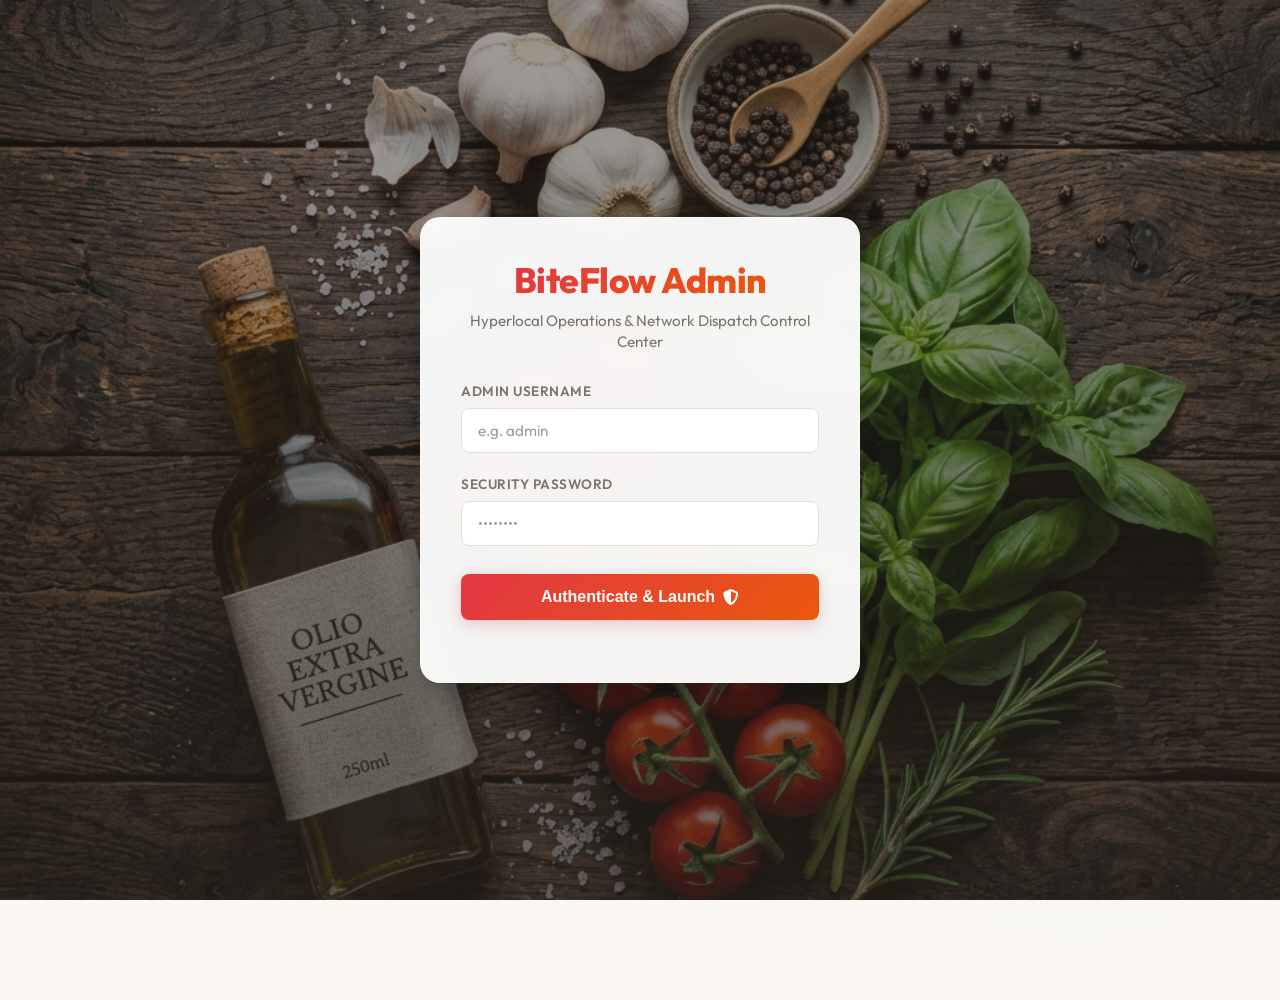
<file: static/admin/login.html>
<!-- C:\Users\kumku\.gemini\antigravity\scratch\geospatial_routing_system\static\admin\login.html -->
<!DOCTYPE html>
<html lang="en">
<head>
    <meta charset="UTF-8">
    <meta name="viewport" content="width=device-width, initial-scale=1.0">
    <title>Partner Login | BiteFlow Admin</title>
    <!-- Custom CSS Styles -->
    <link rel="stylesheet" href="/static/admin/style.css?v=5">
    <!-- FontAwesome Icons -->
    <link rel="stylesheet" href="https://cdnjs.cloudflare.com/ajax/libs/font-awesome/6.4.0/css/all.min.css">
</head>
<body>
    <div class="login-container">
        <div class="login-card glass-panel">
            <div class="brand-header">
                <span class="brand-logo">BiteFlow Admin</span>
                <p class="brand-subtitle">Hyperlocal Operations & Network Dispatch Control Center</p>
            </div>

            <!-- Alert Notification Banner -->
            <div id="alert-box" style="display: none; padding: 12px; margin-bottom: 20px; border: 1px solid transparent; background: rgba(0,0,0,0.3); text-align: center;">
                <p id="alert-message" style="font-size: 0.88rem; font-weight: 500;"></p>
            </div>

            <form id="admin-login-form" onsubmit="handleLogin(event)">
                <div class="form-group">
                    <label class="form-label" for="admin-username">Admin Username</label>
                    <input type="text" id="admin-username" class="form-input" placeholder="e.g. admin" required />
                </div>
                <div class="form-group">
                    <label class="form-label" for="admin-password">Security Password</label>
                    <input type="password" id="admin-password" class="form-input" placeholder="••••••••" required />
                </div>

                <div class="form-group" style="margin-top: 28px;">
                    <button type="submit" class="btn-primary" id="btn-login-submit">
                        <span>Authenticate & Launch</span>
                        <i class="fa-solid fa-shield-halved"></i>
                    </button>
                </div>
            </form>
        </div>
    </div>

    <script>
        function handleLogin(e) {
            e.preventDefault();
            const alertBox = document.getElementById('alert-box');
            const alertMsg = document.getElementById('alert-message');
            const btn = document.getElementById('btn-login-submit');

            const username = document.getElementById('admin-username').value.trim();
            const password = document.getElementById('admin-password').value.trim();

            btn.disabled = true;
            btn.style.opacity = '0.7';
            btn.querySelector('span').textContent = 'Authenticating...';

            // Predefined static credentials for dashboard access
            if (username === 'admin' && password === 'admin_secret') {
                localStorage.setItem('admin_session', 'active');
                
                alertBox.style.display = 'block';
                alertBox.style.borderColor = 'rgba(16, 185, 129, 0.3)';
                alertBox.style.background = 'rgba(16, 185, 129, 0.1)';
                alertMsg.style.color = 'var(--secondary)';
                alertMsg.textContent = 'Authorization granted! Launching cockpit...';

                setTimeout(() => {
                    window.location.href = '/admin/dashboard';
                }, 1000);
            } else {
                alertBox.style.display = 'block';
                alertBox.style.borderColor = 'rgba(239, 68, 68, 0.3)';
                alertBox.style.background = 'rgba(239, 68, 68, 0.1)';
                alertMsg.style.color = 'var(--danger)';
                alertMsg.textContent = 'Access Denied: Invalid administrator credentials.';
                
                btn.disabled = false;
                btn.style.opacity = '1';
                btn.querySelector('span').textContent = 'Authenticate & Launch';
            }
        }
    </script>
</body>
</html>
</file>
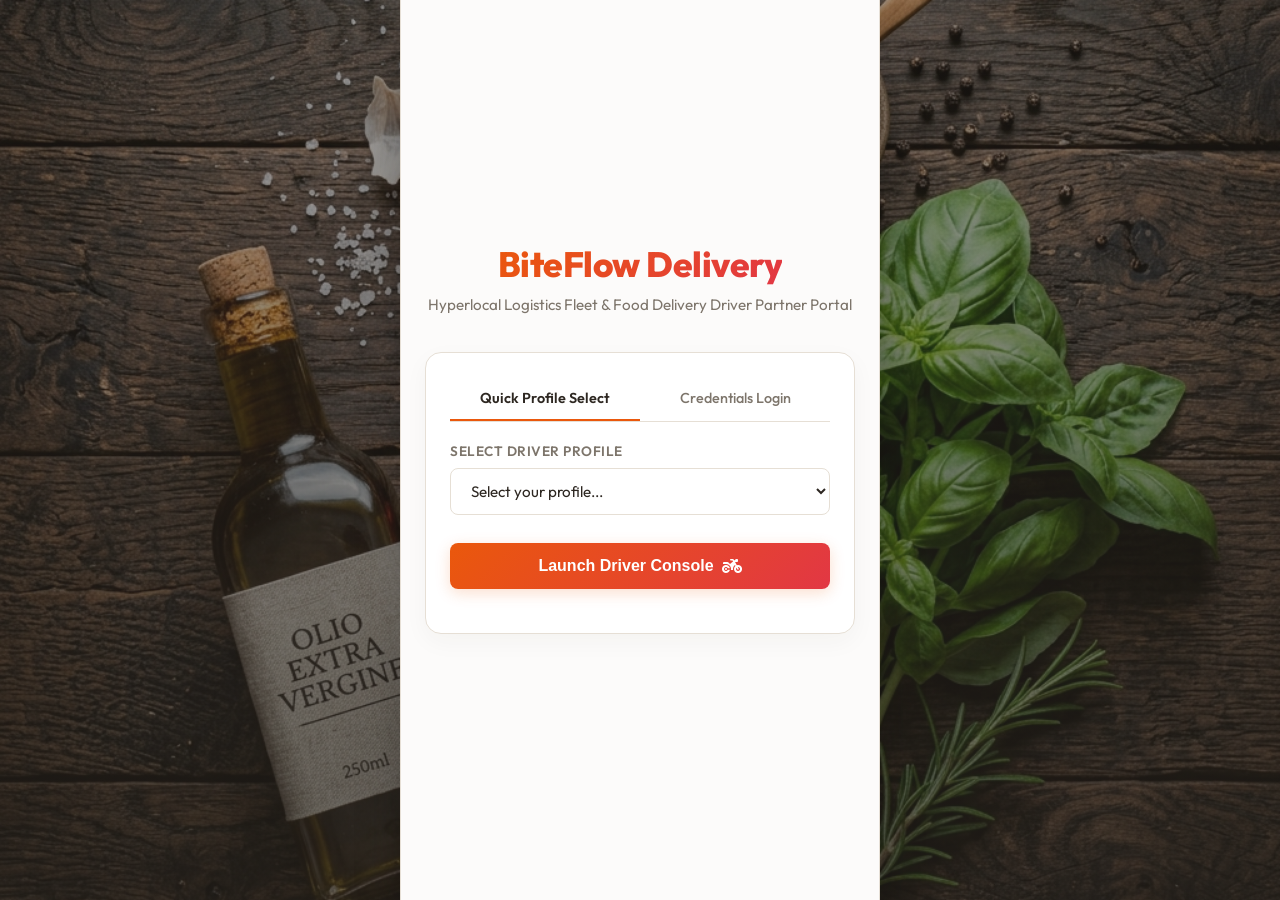
<file: static/driver/login.html>
<!-- C:\Users\kumku\.gemini\antigravity\scratch\geospatial_routing_system\static\driver\login.html -->
<!DOCTYPE html>
<html lang="en">
<head>
    <meta charset="UTF-8">
    <meta name="viewport" content="width=device-width, initial-scale=1.0">
    <title>Partner Login | BiteFlow Delivery</title>
    <!-- Custom CSS Styles -->
    <link rel="stylesheet" href="/static/driver/style.css?v=5">
    <!-- FontAwesome Icons -->
    <link rel="stylesheet" href="https://cdnjs.cloudflare.com/ajax/libs/font-awesome/6.4.0/css/all.min.css">
</head>
<body>
    <div class="driver-app-container">
        <div class="login-screen">
            <div class="brand-header">
                <span class="brand-logo">BiteFlow Delivery</span>
                <p class="brand-subtitle">Hyperlocal Logistics Fleet & Food Delivery Driver Partner Portal</p>
            </div>

            <div class="glass-panel" style="width: 100%; padding: 24px; border-radius: 16px;">
                
                <!-- Tab Header -->
                <div style="display: flex; border-bottom: 1px solid var(--border-color); margin-bottom: 20px;">
                    <button type="button" class="tab-btn-mode active" onclick="switchMode('quick')" style="flex: 1; padding: 12px; background: transparent; border: none; border-bottom: 2px solid var(--primary); color: var(--text-main); font-family: inherit; font-size: 0.9rem; font-weight: 600; cursor: pointer; transition: all 0.3s ease;">
                        Quick Profile Select
                    </button>
                    <button type="button" class="tab-btn-mode" onclick="switchMode('credentials')" style="flex: 1; padding: 12px; background: transparent; border: none; border-bottom: 2px solid transparent; color: var(--text-muted); font-family: inherit; font-size: 0.9rem; font-weight: 500; cursor: pointer; transition: all 0.3s ease;">
                        Credentials Login
                    </button>
                </div>

                <!-- Error/Success Alert Box -->
                <div id="alert-box" style="display: none; padding: 12px; margin-bottom: 20px; border: 1px solid transparent; background: rgba(0,0,0,0.3); text-align: center;">
                    <p id="alert-message" style="font-size: 0.88rem; font-weight: 500;"></p>
                </div>

                <form id="driver-login-form" onsubmit="handleLogin(event)">
                    
                    <!-- Quick Select Section -->
                    <div id="quick-select-section">
                        <div class="form-group">
                            <label class="form-label" for="driver-profile-select">Select Driver Profile</label>
                            <select id="driver-profile-select" class="form-select" onchange="onDriverSelect(this)">
                                <option value="" disabled selected>Select your profile...</option>
                                <option value="RIDER-ALPHA" data-phone="+919876543210">Arjun Singh (RIDER-ALPHA - Motorbike)</option>
                                <option value="RIDER-BETA" data-phone="+919876543211">Priya Sharma (RIDER-BETA - Scooter)</option>
                                <option value="RIDER-GAMMA" data-phone="+919876543212">Amit Verma (RIDER-GAMMA - Bicycle)</option>
                                <option value="RIDER-DELTA" data-phone="+919876543213">Rajesh Kumar (RIDER-DELTA - Motorbike)</option>
                                <option value="RIDER-EPSILON" data-phone="+919876543214">Vikram Malhotra (RIDER-EPSILON - Motorbike)</option>
                            </select>
                        </div>
                    </div>

                    <!-- Credentials Section -->
                    <div id="credentials-section" style="display: none;">
                        <div class="form-group">
                            <label class="form-label" for="driver-id-input">Driver ID</label>
                            <input type="text" id="driver-id-input" class="form-input" placeholder="e.g. RIDER-ALPHA" />
                        </div>
                        <div class="form-group">
                            <label class="form-label" for="driver-phone-input">Phone Number</label>
                            <input type="text" id="driver-phone-input" class="form-input" placeholder="e.g. +91 98765 43210" />
                        </div>
                    </div>

                    <div class="form-group" style="margin-top: 28px;">
                        <button type="submit" class="btn-primary" id="btn-login-submit">
                            <span>Launch Driver Console</span>
                            <i class="fa-solid fa-motorcycle"></i>
                        </button>
                    </div>
                </form>
            </div>
        </div>
    </div>

    <script>
        let loginMode = 'quick';

        // Toggle Login Mode
        function switchMode(mode) {
            loginMode = mode;
            const tabBtns = document.querySelectorAll('.tab-btn-mode');
            const quickSelectSec = document.getElementById('quick-select-section');
            const credentialsSec = document.getElementById('credentials-section');
            const profileSelect = document.getElementById('driver-profile-select');
            const driverIdInput = document.getElementById('driver-id-input');
            const driverPhoneInput = document.getElementById('driver-phone-input');

            if (mode === 'quick') {
                tabBtns[0].classList.add('active');
                tabBtns[0].style.borderBottomColor = 'var(--primary)';
                tabBtns[0].style.color = 'var(--text-main)';
                tabBtns[1].classList.remove('active');
                tabBtns[1].style.borderBottomColor = 'transparent';
                tabBtns[1].style.color = 'var(--text-muted)';
                
                quickSelectSec.style.display = 'block';
                credentialsSec.style.display = 'none';
                
                profileSelect.required = true;
                driverIdInput.required = false;
                driverPhoneInput.required = false;
            } else {
                tabBtns[1].classList.add('active');
                tabBtns[1].style.borderBottomColor = 'var(--primary)';
                tabBtns[1].style.color = 'var(--text-main)';
                tabBtns[0].classList.remove('active');
                tabBtns[0].style.borderBottomColor = 'transparent';
                tabBtns[0].style.color = 'var(--text-muted)';
                
                quickSelectSec.style.display = 'none';
                credentialsSec.style.display = 'block';
                
                profileSelect.required = false;
                driverIdInput.required = true;
                driverPhoneInput.required = true;
            }
        }

        function onDriverSelect(select) {
            // Can be used for custom logic when profile is selected
        }

        // Handle Login Submission
        async function handleLogin(e) {
            e.preventDefault();
            const alertBox = document.getElementById('alert-box');
            const alertMsg = document.getElementById('alert-message');
            const btn = document.getElementById('btn-login-submit');

            let driverId = '';
            let phoneNumber = '';

            if (loginMode === 'quick') {
                const select = document.getElementById('driver-profile-select');
                if (!select.value) {
                    showAlert('Please select a driver profile.', 'error');
                    return;
                }
                driverId = select.value;
                const selectedOpt = select.options[select.selectedIndex];
                phoneNumber = selectedOpt.getAttribute('data-phone');
            } else {
                driverId = document.getElementById('driver-id-input').value.trim();
                phoneNumber = document.getElementById('driver-phone-input').value.trim();
            }

            // Disable button during call
            btn.disabled = true;
            btn.style.opacity = '0.7';
            btn.querySelector('span').textContent = 'Connecting Fleet...';

            try {
                const response = await fetch('/api/driver/login', {
                    method: 'POST',
                    headers: { 'Content-Type': 'application/json' },
                    body: JSON.stringify({ driver_id: driverId, phone_number: phoneNumber })
                });

                const result = await response.json();
                if (!response.ok) {
                    throw new Error(result.detail || 'Login authentication failed');
                }

                // Save session details
                localStorage.setItem('driver_id', result.driver_id);
                localStorage.setItem('driver_name', result.full_name);
                localStorage.setItem('driver_vehicle', result.vehicle_type);
                localStorage.setItem('driver_rating', result.rating_avg);
                localStorage.setItem('driver_is_available', result.is_available ? 'true' : 'false');

                showAlert('Access Authorized! Synchronizing telemetry...', 'success');

                setTimeout(() => {
                    window.location.href = '/driver/dashboard';
                }, 1000);

            } catch (err) {
                console.error(err);
                showAlert(err.message || 'Incorrect Driver ID or Phone Number.', 'error');
                btn.disabled = false;
                btn.style.opacity = '1';
                btn.querySelector('span').textContent = 'Launch Driver Console';
            }
        }

        function showAlert(msg, type) {
            const alertBox = document.getElementById('alert-box');
            const alertMsg = document.getElementById('alert-message');

            alertBox.style.display = 'block';
            if (type === 'success') {
                alertBox.style.borderColor = 'rgba(16, 185, 129, 0.3)';
                alertBox.style.background = 'rgba(16, 185, 129, 0.1)';
                alertMsg.style.color = 'var(--primary)';
            } else {
                alertBox.style.borderColor = 'rgba(239, 68, 68, 0.3)';
                alertBox.style.background = 'rgba(239, 68, 68, 0.1)';
                alertMsg.style.color = 'var(--danger)';
            }
            alertMsg.textContent = msg;
        }

        // Initialize default requirement on DOM load
        window.addEventListener('DOMContentLoaded', () => {
            switchMode('quick');
        });
    </script>
</body>
</html>
</file>
<file: static/admin/style.css>
/* C:\Users\kumku\.gemini\antigravity\scratch\geospatial_routing_system\static\admin\style.css */
@import url('https://fonts.googleapis.com/css2?family=Outfit:wght@300;400;500;600;700;800&display=swap');

:root {
    --bg-dark: #FAF7F2; /* Soft warm ivory background */
    --card-bg: #FFFFFF; /* Pure clean white for panels */
    --border-color: #E6DFD5; /* Sandstone sandstone border */
    --primary: #E23744; /* Tomato Crimson Red (Brand brand color) */
    --primary-glow: rgba(226, 55, 68, 0.08);
    --secondary: #16A34A; /* Fresh Basil Herb Green (Active/Healthy statuses) */
    --secondary-glow: rgba(22, 163, 74, 0.08);
    --accent-blue: #0284C7; /* Sky Blue (Dark Store operations) */
    --accent-purple: #EA580C; /* Burnt Orange (Riders fleet) */
    --text-main: #2D2721; /* Espresso charcoal for high-contrast typography */
    --text-muted: #7D756B; /* Muted sandstone gray */
    --danger: #DC2626;
    --danger-glow: rgba(220, 38, 38, 0.08);
    --dark-deep: #F4F1EA;
}

* {
    margin: 0;
    padding: 0;
    box-sizing: border-box;
}

body {
    font-family: 'Outfit', sans-serif;
    background-color: var(--bg-dark);
    color: var(--text-main);
    min-height: 100vh;
    overflow-x: hidden;
    position: relative;
}

/* Background Ambient Glows - Foodie Theme */
body::before {
    content: "";
    position: absolute;
    width: 800px;
    height: 800px;
    top: -300px;
    left: -200px;
    background: radial-gradient(circle, rgba(226, 55, 68, 0.04) 0%, rgba(0,0,0,0) 70%);
    z-index: -1;
    pointer-events: none;
}

body::after {
    content: "";
    position: absolute;
    width: 600px;
    height: 600px;
    bottom: -100px;
    right: -100px;
    background: radial-gradient(circle, rgba(2, 132, 199, 0.03) 0%, rgba(0,0,0,0) 70%);
    z-index: -1;
    pointer-events: none;
}

/* Glassmorphism Styles - Adapted for Warm Light Theme */
.glass-panel {
    background: var(--card-bg);
    border: 1px solid var(--border-color);
    border-radius: 16px;
    box-shadow: 0 10px 30px rgba(45, 39, 33, 0.05);
}

/* Scrollbar Customization */
::-webkit-scrollbar {
    width: 8px;
    height: 8px;
}
::-webkit-scrollbar-track {
    background: #FAF7F2;
}
::-webkit-scrollbar-thumb {
    background: #E6DFD5;
    border-radius: 4px;
}
::-webkit-scrollbar-thumb:hover {
    background: #D5CBBF;
}

/* Login Page Styles with Food Background */
.login-container {
    display: flex;
    justify-content: center;
    align-items: center;
    min-height: 100vh;
    padding: 20px;
    background: linear-gradient(rgba(45, 39, 33, 0.45), rgba(45, 39, 33, 0.65)), url('/static/merchant/merchant_food_background.png');
    background-size: cover;
    background-position: center;
    background-attachment: fixed;
}

.login-card {
    width: 100%;
    max-width: 440px;
    padding: 40px;
    text-align: center;
    background: rgba(255, 255, 255, 0.95);
    backdrop-filter: blur(20px);
    -webkit-backdrop-filter: blur(20px);
    border: 1px solid rgba(255, 255, 255, 0.5);
    border-radius: 20px;
    box-shadow: 0 20px 40px rgba(0, 0, 0, 0.2), 0 5px 15px rgba(0, 0, 0, 0.1);
}

.brand-header {
    margin-bottom: 30px;
}

.brand-logo {
    font-size: 2.2rem;
    font-weight: 800;
    letter-spacing: -0.5px;
    background: linear-gradient(135deg, var(--primary) 0%, var(--accent-purple) 100%);
    -webkit-background-clip: text;
    -webkit-text-fill-color: transparent;
    margin-bottom: 8px;
    display: inline-block;
}

.brand-subtitle {
    color: var(--text-muted);
    font-size: 0.95rem;
    line-height: 1.4;
}

.form-group {
    margin-bottom: 22px;
    text-align: left;
}

.form-label {
    display: block;
    font-size: 0.85rem;
    font-weight: 600;
    margin-bottom: 8px;
    color: var(--text-muted);
    letter-spacing: 0.5px;
    text-transform: uppercase;
}

.form-input {
    width: 100%;
    background: #FFFFFF;
    border: 1.5px solid var(--border-color);
    border-radius: 8px;
    padding: 12px 16px;
    color: var(--text-main);
    font-family: inherit;
    font-size: 0.95rem;
    transition: all 0.3s ease;
}

.form-input::placeholder {
    color: #A39B90;
}

.form-input:focus {
    outline: none;
    border-color: var(--primary);
    box-shadow: 0 0 0 3px rgba(226, 55, 68, 0.15);
}

.btn-primary {
    width: 100%;
    background: linear-gradient(135deg, var(--primary) 0%, var(--accent-purple) 100%);
    border: none;
    border-radius: 8px;
    padding: 14px 24px;
    color: #FFFFFF;
    font-size: 1rem;
    font-weight: 600;
    cursor: pointer;
    transition: all 0.3s ease;
    box-shadow: 0 4px 15px rgba(226, 55, 68, 0.25);
    display: flex;
    justify-content: center;
    align-items: center;
    gap: 8px;
}

.btn-primary:hover {
    transform: translateY(-2px);
    box-shadow: 0 6px 20px rgba(226, 55, 68, 0.4);
    filter: brightness(1.05);
}

/* Dashboard Layout */
.dashboard-layout {
    display: grid;
    grid-template-rows: auto 1fr;
    min-height: 100vh;
}

.top-navbar {
    padding: 16px 32px;
    display: flex;
    justify-content: space-between;
    align-items: center;
    border-bottom: 1px solid var(--border-color);
    background: #FFFFFF;
    box-shadow: 0 2px 10px rgba(45, 39, 33, 0.02);
}

.navbar-brand {
    display: flex;
    align-items: center;
    gap: 12px;
}

.navbar-brand .logo-text {
    font-size: 1.5rem;
    font-weight: 800;
    background: linear-gradient(135deg, var(--primary) 0%, var(--accent-purple) 100%);
    -webkit-background-clip: text;
    -webkit-text-fill-color: transparent;
}

.badge-admin {
    background: rgba(226, 55, 68, 0.08);
    border: 1px solid rgba(226, 55, 68, 0.2);
    color: var(--primary);
    padding: 3px 10px;
    border-radius: 20px;
    font-size: 0.78rem;
    font-weight: 600;
    letter-spacing: 0.5px;
    text-transform: uppercase;
}

.admin-info {
    display: flex;
    align-items: center;
    gap: 20px;
    color: var(--text-main);
}

.btn-logout {
    background: transparent;
    border: 1px solid rgba(220, 38, 38, 0.3);
    border-radius: 8px;
    padding: 8px 16px;
    color: var(--danger);
    font-size: 0.88rem;
    font-weight: 600;
    cursor: pointer;
    transition: all 0.3s ease;
    display: flex;
    align-items: center;
    gap: 6px;
}

.btn-logout:hover {
    background: rgba(220, 38, 38, 0.05);
    border-color: var(--danger);
}

/* Dashboard Body Main Split */
.dashboard-body {
    display: grid;
    grid-template-columns: 280px 1fr;
    height: calc(100vh - 73px);
}

.sidebar {
    background: #FCFBFA; /* Soft warm ivory sidebar */
    border-right: 1px solid var(--border-color);
    padding: 24px 16px;
    display: flex;
    flex-direction: column;
    justify-content: space-between;
}

.sidebar-controls {
    display: flex;
    flex-direction: column;
    gap: 24px;
}

.control-group {
    padding-bottom: 20px;
    border-bottom: 1px solid var(--border-color);
}

.control-title {
    font-size: 0.8rem;
    font-weight: 700;
    color: var(--text-muted);
    text-transform: uppercase;
    letter-spacing: 1px;
    margin-bottom: 14px;
}

.main-content {
    padding: 24px;
    overflow-y: auto;
    background: #FAF7F2;
}

/* Stats Cards Container */
.stats-grid {
    display: grid;
    grid-template-columns: repeat(auto-fit, minmax(200px, 1fr));
    gap: 20px;
    margin-bottom: 24px;
}

.stat-card {
    padding: 20px 24px;
    display: flex;
    justify-content: space-between;
    align-items: center;
    background: #FFFFFF;
    border: 1px solid var(--border-color);
    border-radius: 16px;
    box-shadow: 0 4px 15px rgba(45, 39, 33, 0.02);
}

.stat-details h4 {
    font-size: 0.85rem;
    font-weight: 600;
    color: var(--text-muted);
    text-transform: uppercase;
    letter-spacing: 0.5px;
    margin-bottom: 6px;
}

.stat-details .stat-val {
    font-size: 1.6rem;
    font-weight: 800;
    color: var(--text-main);
}

.stat-icon {
    width: 44px;
    height: 44px;
    border-radius: 12px;
    display: flex;
    align-items: center;
    justify-content: center;
    font-size: 1.3rem;
}

.stat-card.gold .stat-icon { background: rgba(226, 55, 68, 0.08); color: var(--primary); }
.stat-card.green .stat-icon { background: rgba(22, 163, 74, 0.08); color: var(--secondary); }
.stat-card.blue .stat-icon { background: rgba(2, 132, 199, 0.08); color: var(--accent-blue); }
.stat-card.purple .stat-icon { background: rgba(234, 88, 12, 0.08); color: var(--accent-purple); }

/* Main Operations Container Grid */
.ops-grid {
    display: grid;
    grid-template-columns: 2fr 1fr;
    gap: 24px;
    margin-bottom: 24px;
}

.panel-header {
    padding: 18px 20px;
    border-bottom: 1px solid var(--border-color);
    display: flex;
    justify-content: space-between;
    align-items: center;
    background: #FFFFFF;
}

.panel-header h2 {
    font-size: 1.15rem;
    font-weight: 700;
    display: flex;
    align-items: center;
    gap: 8px;
    color: var(--text-main);
}

.map-container-wrapper {
    height: 440px;
    width: 100%;
    position: relative;
    border-radius: 0 0 16px 16px;
    overflow: hidden;
    border: 1px solid var(--border-color);
    border-top: none;
}

#map {
    height: 100%;
    width: 100%;
}

/* Slider Customization */
.range-slider-container {
    width: 100%;
    margin-top: 10px;
}

.range-slider {
    -webkit-appearance: none;
    width: 100%;
    height: 6px;
    border-radius: 5px;
    background: #E6DFD5;
    outline: none;
    transition: background 450ms ease-in;
}

.range-slider::-webkit-slider-thumb {
    -webkit-appearance: none;
    appearance: none;
    width: 18px;
    height: 18px;
    border-radius: 50%;
    background: var(--primary);
    cursor: pointer;
    box-shadow: 0 2px 8px rgba(226, 55, 68, 0.3);
    transition: transform 0.1s ease;
}

.range-slider::-webkit-slider-thumb:hover {
    transform: scale(1.2);
}

.btn-control-action {
    width: 100%;
    background: #FFFFFF;
    border: 1.5px solid var(--border-color);
    color: var(--text-main);
    border-radius: 8px;
    padding: 10px;
    font-size: 0.88rem;
    font-weight: 700;
    cursor: pointer;
    transition: all 0.3s ease;
    display: flex;
    align-items: center;
    justify-content: center;
    gap: 8px;
}

.btn-control-action:hover {
    background: var(--primary-glow);
    border-color: var(--primary);
    color: var(--primary);
}

/* Grid for Fleet/Merchant Lists */
.details-tables-grid {
    display: grid;
    grid-template-columns: 1fr 1fr;
    gap: 24px;
}

.table-wrapper {
    max-height: 360px;
    overflow-y: auto;
    padding: 10px;
    background: #FFFFFF;
}

.admin-table {
    width: 100%;
    border-collapse: collapse;
    text-align: left;
    font-size: 0.88rem;
    background: #FFFFFF;
}

.admin-table th {
    padding: 12px;
    color: var(--text-muted);
    border-bottom: 1.5px solid var(--border-color);
    font-weight: 700;
    text-transform: uppercase;
    font-size: 0.75rem;
    letter-spacing: 0.5px;
}

.admin-table td {
    padding: 12px;
    border-bottom: 1px solid var(--border-color);
    vertical-align: middle;
    color: var(--text-main);
}

.admin-table tr:hover {
    background: #FCFBFA;
}

/* Badges */
.badge-status {
    padding: 3px 8px;
    border-radius: 12px;
    font-size: 0.7rem;
    font-weight: 700;
    text-transform: uppercase;
}

.badge-status.active { background: rgba(22, 163, 74, 0.08); border: 1px solid rgba(22, 163, 74, 0.2); color: var(--secondary); }
.badge-status.inactive { background: rgba(220, 38, 38, 0.08); border: 1px solid rgba(220, 38, 38, 0.2); color: var(--danger); }
.badge-status.busy { background: rgba(234, 88, 12, 0.08); border: 1px solid rgba(234, 88, 12, 0.2); color: var(--accent-purple); }
.badge-status.offline { background: #E6DFD5; border: 1px solid #D5CBBF; color: var(--text-muted); }

/* Switch for compliance */
.btn-table-toggle {
    background: transparent;
    border: 1px solid var(--border-color);
    border-radius: 6px;
    padding: 4px 10px;
    font-size: 0.75rem;
    font-weight: 700;
    cursor: pointer;
    transition: all 0.2s ease;
}

.btn-table-toggle.disable {
    border-color: rgba(220, 38, 38, 0.3);
    color: var(--danger);
}
.btn-table-toggle.disable:hover {
    background: rgba(220, 38, 38, 0.05);
}

.btn-table-toggle.enable {
    border-color: rgba(22, 163, 74, 0.3);
    color: var(--secondary);
}
.btn-table-toggle.enable:hover {
    background: rgba(22, 163, 74, 0.05);
}

/* Alert log list on admin panel */
.order-strip-list {
    display: flex;
    flex-direction: column;
    gap: 12px;
    padding: 20px;
    max-height: 440px;
    overflow-y: auto;
    background: #FFFFFF;
}

.order-strip {
    padding: 12px 16px;
    border-radius: 10px;
    border: 1px solid var(--border-color);
    background: #FCFBFA;
    display: flex;
    justify-content: space-between;
    align-items: center;
}

.order-strip-id {
    font-weight: 700;
    font-size: 0.88rem;
    color: var(--text-main);
}

.order-strip-val {
    font-weight: 800;
    color: var(--text-main);
    font-size: 0.92rem;
}

/* Leaflet Map Styles */
.leaflet-container {
    background: #F4F1EA !important;
}
.leaflet-tile {
    filter: sepia(10%) contrast(95%) saturate(110%) !important;
}
.leaflet-bar a {
    background-color: #FFFFFF !important;
    border-bottom: 1px solid var(--border-color) !important;
    color: var(--text-main) !important;
}
.leaflet-bar a:hover {
    background-color: #FCFBFA !important;
}
.leaflet-popup-content-wrapper {
    background: #FFFFFF !important;
    color: var(--text-main) !important;
    border: 1px solid var(--border-color) !important;
    box-shadow: 0 4px 15px rgba(45, 39, 33, 0.05) !important;
}
.leaflet-popup-tip {
    background: #FFFFFF !important;
    border: 1.5px solid var(--border-color) !important;
}
</file>
<file: static/driver/style.css>
/* C:\Users\kumku\.gemini\antigravity\scratch\geospatial_routing_system\static\driver\style.css */
@import url('https://fonts.googleapis.com/css2?family=Outfit:wght@300;400;500;600;700;800&display=swap');

:root {
    --bg-dark: #FAF7F2; /* Warm soft vanilla/cream background */
    --card-bg: #FFFFFF; /* Clean white card backing */
    --border-color: #E6DFD5; /* Sandstone sandstone grey */
    --primary: #EA580C; /* Burnt Orange (Logistic/Delivery focus) */
    --primary-glow: rgba(234, 88, 12, 0.08);
    --secondary: #E23744; /* Tomato Red (Food/Kitchen focus) */
    --secondary-glow: rgba(226, 55, 68, 0.08);
    --accent: #16A34A; /* Fresh Basil Herb Green (Success/Availability status) */
    --accent-glow: rgba(22, 163, 74, 0.08);
    --text-main: #2D2721; /* Charcoal Espresso text */
    --text-muted: #7D756B; /* Warm sandstone-grey for secondary text */
    --danger: #DC2626;
    --danger-glow: rgba(220, 38, 38, 0.08);
    --info: #0284C7;
    --info-glow: rgba(2, 132, 199, 0.08);
}

* {
    margin: 0;
    padding: 0;
    box-sizing: border-box;
}

body {
    font-family: 'Outfit', sans-serif;
    background: linear-gradient(rgba(45, 39, 33, 0.45), rgba(45, 39, 33, 0.65)), url('/static/merchant/merchant_food_background.png');
    background-size: cover;
    background-position: center;
    background-attachment: fixed;
    color: var(--text-main);
    min-height: 100vh;
    display: flex;
    justify-content: center;
    align-items: flex-start;
    overflow-x: hidden;
    position: relative;
}

/* Ambient glow backgrounds inside mobile canvas */
body::before {
    content: "";
    position: absolute;
    width: 100%;
    max-width: 480px;
    height: 400px;
    top: 0;
    background: radial-gradient(circle, rgba(234, 88, 12, 0.03) 0%, rgba(0,0,0,0) 70%);
    z-index: -2;
    pointer-events: none;
}

/* Glassmorphism Panel */
.glass-panel {
    background: var(--card-bg);
    border: 1px solid var(--border-color);
    border-radius: 16px;
    box-shadow: 0 8px 25px rgba(45, 39, 33, 0.04);
}

/* Mobile Wrapper */
.driver-app-container {
    width: 100%;
    max-width: 480px;
    min-height: 100vh;
    background: #FCFBFA; /* Soft warm ivory inside phone frame */
    border-left: 1px solid var(--border-color);
    border-right: 1px solid var(--border-color);
    display: flex;
    flex-direction: column;
    padding-bottom: 24px;
    box-shadow: 0 10px 40px rgba(0, 0, 0, 0.25);
}

/* Login Page Styles */
.login-screen {
    padding: 40px 24px;
    display: flex;
    flex-direction: column;
    justify-content: center;
    align-items: center;
    flex: 1;
}

.brand-header {
    text-align: center;
    margin-bottom: 36px;
}

.brand-logo {
    font-size: 2.2rem;
    font-weight: 800;
    letter-spacing: -0.5px;
    background: linear-gradient(135deg, var(--primary) 0%, var(--secondary) 100%);
    -webkit-background-clip: text;
    -webkit-text-fill-color: transparent;
    margin-bottom: 8px;
    display: inline-block;
}

.brand-subtitle {
    color: var(--text-muted);
    font-size: 0.95rem;
    line-height: 1.4;
}

.form-group {
    width: 100%;
    margin-bottom: 20px;
}

.form-label {
    display: block;
    font-size: 0.85rem;
    font-weight: 600;
    margin-bottom: 8px;
    color: var(--text-muted);
    letter-spacing: 0.5px;
    text-transform: uppercase;
}

.form-input, .form-select {
    width: 100%;
    background: #FFFFFF;
    border: 1.5px solid var(--border-color);
    border-radius: 8px;
    padding: 12px 16px;
    color: var(--text-main);
    font-family: inherit;
    font-size: 0.95rem;
    transition: all 0.3s ease;
}

.form-input::placeholder {
    color: #A39B90;
}

.form-input:focus, .form-select:focus {
    outline: none;
    border-color: var(--primary);
    box-shadow: 0 0 0 3px rgba(234, 88, 12, 0.15);
}

.form-select option {
    background: #FFFFFF;
    color: var(--text-main);
}

.btn-primary {
    width: 100%;
    background: linear-gradient(135deg, var(--primary) 0%, var(--secondary) 100%);
    border: none;
    border-radius: 8px;
    padding: 14px 24px;
    color: #FFFFFF;
    font-size: 1rem;
    font-weight: 600;
    cursor: pointer;
    transition: all 0.3s ease;
    box-shadow: 0 4px 15px rgba(234, 88, 12, 0.2);
    display: flex;
    justify-content: center;
    align-items: center;
    gap: 8px;
}

.btn-primary:hover {
    transform: translateY(-2px);
    box-shadow: 0 6px 20px rgba(234, 88, 12, 0.35);
    filter: brightness(1.05);
}

.btn-primary:active {
    transform: translateY(0);
}

/* Dashboard App Bar */
.app-bar {
    padding: 16px 20px;
    display: flex;
    justify-content: space-between;
    align-items: center;
    border-bottom: 1px solid var(--border-color);
    background: #FFFFFF;
    position: sticky;
    top: 0;
    z-index: 100;
}

.driver-profile {
    display: flex;
    align-items: center;
    gap: 10px;
}

.driver-avatar {
    width: 38px;
    height: 38px;
    border-radius: 50%;
    background: var(--secondary-glow);
    border: 1.5px solid var(--secondary);
    display: flex;
    align-items: center;
    justify-content: center;
    color: var(--secondary);
    font-size: 1.15rem;
}

.driver-meta h4 {
    font-size: 0.92rem;
    font-weight: 700;
    color: var(--text-main);
}

.driver-meta span {
    font-size: 0.72rem;
    color: var(--text-muted);
    font-weight: 500;
}

/* Toggle Switch Duty */
.switch-container {
    display: flex;
    align-items: center;
    gap: 8px;
}

.duty-label {
    font-size: 0.78rem;
    font-weight: 700;
    text-transform: uppercase;
    letter-spacing: 0.5px;
}

.duty-label.online { color: var(--accent); }
.duty-label.offline { color: var(--text-muted); }

.switch {
    position: relative;
    display: inline-block;
    width: 46px;
    height: 24px;
}

.switch input { 
    opacity: 0;
    width: 0;
    height: 0;
}

.slider {
    position: absolute;
    cursor: pointer;
    top: 0;
    left: 0;
    right: 0;
    bottom: 0;
    background-color: #E6DFD5;
    transition: .4s;
    border-radius: 24px;
    border: 1px solid var(--border-color);
}

.slider:before {
    position: absolute;
    content: "";
    height: 18px;
    width: 18px;
    left: 2px;
    bottom: 2px;
    background-color: #7D756B;
    transition: .4s;
    border-radius: 50%;
}

input:checked + .slider {
    background-color: rgba(22, 163, 74, 0.15);
    border-color: var(--accent);
}

input:checked + .slider:before {
    transform: translateX(22px);
    background-color: var(--accent);
}

/* Dashboard Body */
.app-body {
    padding: 16px;
    display: flex;
    flex-direction: column;
    gap: 16px;
    flex: 1;
}

/* Alert Box */
#alert-box {
    padding: 12px;
    text-align: center;
    border-radius: 10px;
    font-size: 0.88rem;
}

/* Idle State Card */
.idle-card {
    display: flex;
    flex-direction: column;
    justify-content: center;
    align-items: center;
    padding: 48px 24px;
    text-align: center;
    flex: 1;
    margin-top: 20px;
    background: #FFFFFF;
}

.pulse-radar {
    position: relative;
    width: 80px;
    height: 80px;
    border-radius: 50%;
    background: var(--primary-glow);
    display: flex;
    align-items: center;
    justify-content: center;
    color: var(--primary);
    font-size: 2rem;
    margin-bottom: 24px;
}

.pulse-radar::after {
    content: "";
    position: absolute;
    width: 100%;
    height: 100%;
    border-radius: 50%;
    border: 2px solid var(--primary);
    animation: radarPulse 2s infinite ease-out;
    opacity: 0;
}

@keyframes radarPulse {
    0% {
        transform: scale(1);
        opacity: 0.5;
    }
    100% {
        transform: scale(1.8);
        opacity: 0;
    }
}

.idle-title {
    font-size: 1.15rem;
    font-weight: 700;
    color: var(--text-main);
    margin-bottom: 8px;
}

.idle-desc {
    color: var(--text-muted);
    font-size: 0.88rem;
    line-height: 1.4;
    font-weight: 500;
}

/* Active Task Panel Styles */
.task-card {
    padding: 16px;
    background: #FFFFFF;
}

.task-header {
    display: flex;
    justify-content: space-between;
    align-items: center;
    margin-bottom: 14px;
    padding-bottom: 12px;
    border-bottom: 1px solid var(--border-color);
}

.task-id-badge {
    background: var(--secondary-glow);
    border: 1px solid rgba(226, 55, 68, 0.25);
    color: var(--secondary);
    font-size: 0.75rem;
    font-weight: 700;
    padding: 3px 8px;
    border-radius: 12px;
}

.task-status-badge {
    padding: 3px 10px;
    border-radius: 12px;
    font-size: 0.72rem;
    font-weight: 700;
    text-transform: uppercase;
    letter-spacing: 0.5px;
}

.task-status-badge.assigned { background: rgba(245, 158, 11, 0.08); border: 1px solid rgba(245, 158, 11, 0.2); color: #D97706; }
.task-status-badge.preparing { background: rgba(2, 132, 199, 0.08); border: 1px solid rgba(2, 132, 199, 0.2); color: #0284C7; }
.task-status-badge.ready { background: rgba(22, 163, 74, 0.08); border: 1px solid rgba(22, 163, 74, 0.2); color: var(--accent); }
.task-status-badge.picked_up { background: rgba(234, 88, 12, 0.08); border: 1px solid rgba(234, 88, 12, 0.2); color: var(--primary); }

/* Timeline Node */
.timeline {
    position: relative;
    padding-left: 28px;
    display: flex;
    flex-direction: column;
    gap: 24px;
}

.timeline::before {
    content: "";
    position: absolute;
    width: 2px;
    height: calc(100% - 24px);
    background: var(--border-color);
    left: 9px;
    top: 10px;
}

.timeline-node {
    position: relative;
}

.node-dot {
    position: absolute;
    width: 20px;
    height: 20px;
    border-radius: 50%;
    background: #FFFFFF;
    border: 2px solid var(--border-color);
    left: -28px;
    top: 2px;
    display: flex;
    align-items: center;
    justify-content: center;
    font-size: 0.65rem;
    color: var(--text-muted);
}

.timeline-node.active .node-dot {
    border-color: var(--primary);
    color: var(--primary);
    box-shadow: 0 0 8px rgba(234, 88, 12, 0.15);
}

.timeline-node.active::after {
    content: "";
    position: absolute;
    width: 12px;
    height: 12px;
    border-radius: 50%;
    background: var(--primary);
    left: -24px;
    top: 6px;
    animation: markerPulse 1.5s infinite;
}

@keyframes markerPulse {
    0% { transform: scale(1); opacity: 1; }
    50% { transform: scale(1.4); opacity: 0.5; }
    100% { transform: scale(1); opacity: 1; }
}

.node-title {
    font-size: 0.95rem;
    font-weight: 700;
    color: var(--text-main);
    margin-bottom: 4px;
}

.node-desc {
    font-size: 0.82rem;
    color: var(--text-muted);
    line-height: 1.4;
}

.node-details {
    background: #FCFBFA;
    border: 1px solid var(--border-color);
    border-radius: 10px;
    padding: 12px;
    margin-top: 8px;
}

.node-details h5 {
    font-size: 0.88rem;
    font-weight: 700;
    color: var(--text-main);
    margin-bottom: 4px;
}

.node-details p {
    font-size: 0.82rem;
    color: var(--text-muted);
    font-weight: 500;
}

/* Map Section */
.map-wrapper {
    height: 240px;
    width: 100%;
    border-radius: 12px;
    border: 1px solid var(--border-color);
    overflow: hidden;
    position: relative;
}

#map {
    height: 100%;
    width: 100%;
}

/* Simulator Panel */
.simulator-panel {
    padding: 12px;
    background: rgba(245, 158, 11, 0.04);
    border: 1px solid rgba(245, 158, 11, 0.2);
    border-radius: 12px;
}

.sim-header {
    display: flex;
    justify-content: space-between;
    align-items: center;
    margin-bottom: 10px;
}

.sim-title {
    font-size: 0.82rem;
    font-weight: 700;
    color: var(--primary);
    text-transform: uppercase;
    letter-spacing: 0.5px;
    display: flex;
    align-items: center;
    gap: 6px;
}

.sim-log {
    background: #FAF7F2;
    border: 1px solid var(--border-color);
    border-radius: 6px;
    padding: 8px;
    font-family: monospace;
    font-size: 0.72rem;
    color: var(--text-main);
    max-height: 50px;
    overflow-y: auto;
    margin-top: 8px;
}

.btn-group-row {
    display: grid;
    grid-template-columns: 1fr 1fr;
    gap: 10px;
}

.btn-sim {
    background: #FFFFFF;
    border: 1.5px solid var(--border-color);
    color: var(--text-main);
    padding: 8px 12px;
    border-radius: 6px;
    font-size: 0.78rem;
    font-weight: 600;
    cursor: pointer;
    transition: all 0.2s ease;
    display: flex;
    align-items: center;
    justify-content: center;
    gap: 6px;
}

.btn-sim:hover:not(:disabled) {
    border-color: var(--primary);
    color: var(--primary);
    background: var(--primary-glow);
}

.btn-sim:disabled {
    opacity: 0.4;
    cursor: not-allowed;
}

/* Action Confirm Slider */
.slider-action-container {
    width: 100%;
    margin-top: 10px;
}

.btn-action-large {
    width: 100%;
    padding: 14px;
    border: none;
    border-radius: 12px;
    color: #FFFFFF;
    font-size: 0.95rem;
    font-weight: 700;
    cursor: pointer;
    display: flex;
    align-items: center;
    justify-content: center;
    gap: 8px;
    transition: all 0.3s ease;
}

.btn-action-large.pickup {
    background: linear-gradient(135deg, var(--primary) 0%, var(--secondary) 100%);
    box-shadow: 0 4px 15px rgba(234, 88, 12, 0.25);
}

.btn-action-large.deliver {
    background: linear-gradient(135deg, var(--accent) 0%, #0d9488 100%);
    box-shadow: 0 4px 15px rgba(22, 163, 74, 0.25);
}

.btn-action-large:hover {
    filter: brightness(1.05);
    transform: translateY(-1px);
}

.btn-action-large:active {
    transform: translateY(0);
}

/* Leaflet Map Styling */
.leaflet-container {
    background: #F4F1EA !important;
}
.leaflet-bar a {
    background-color: #FFFFFF !important;
    border-color: var(--border-color) !important;
    color: var(--text-main) !important;
}
.leaflet-bar a:hover {
    background-color: #FCFBFA !important;
    color: var(--primary) !important;
}
.leaflet-popup-content-wrapper {
    background: #FFFFFF !important;
    color: var(--text-main) !important;
    border: 1px solid var(--border-color) !important;
    box-shadow: 0 4px 15px rgba(45, 39, 33, 0.05) !important;
}
.leaflet-popup-tip {
    background: #FFFFFF !important;
    border: 1.5px solid var(--border-color) !important;
}
.leaflet-tile {
    filter: sepia(10%) contrast(95%) saturate(110%) !important;
}
</file>
